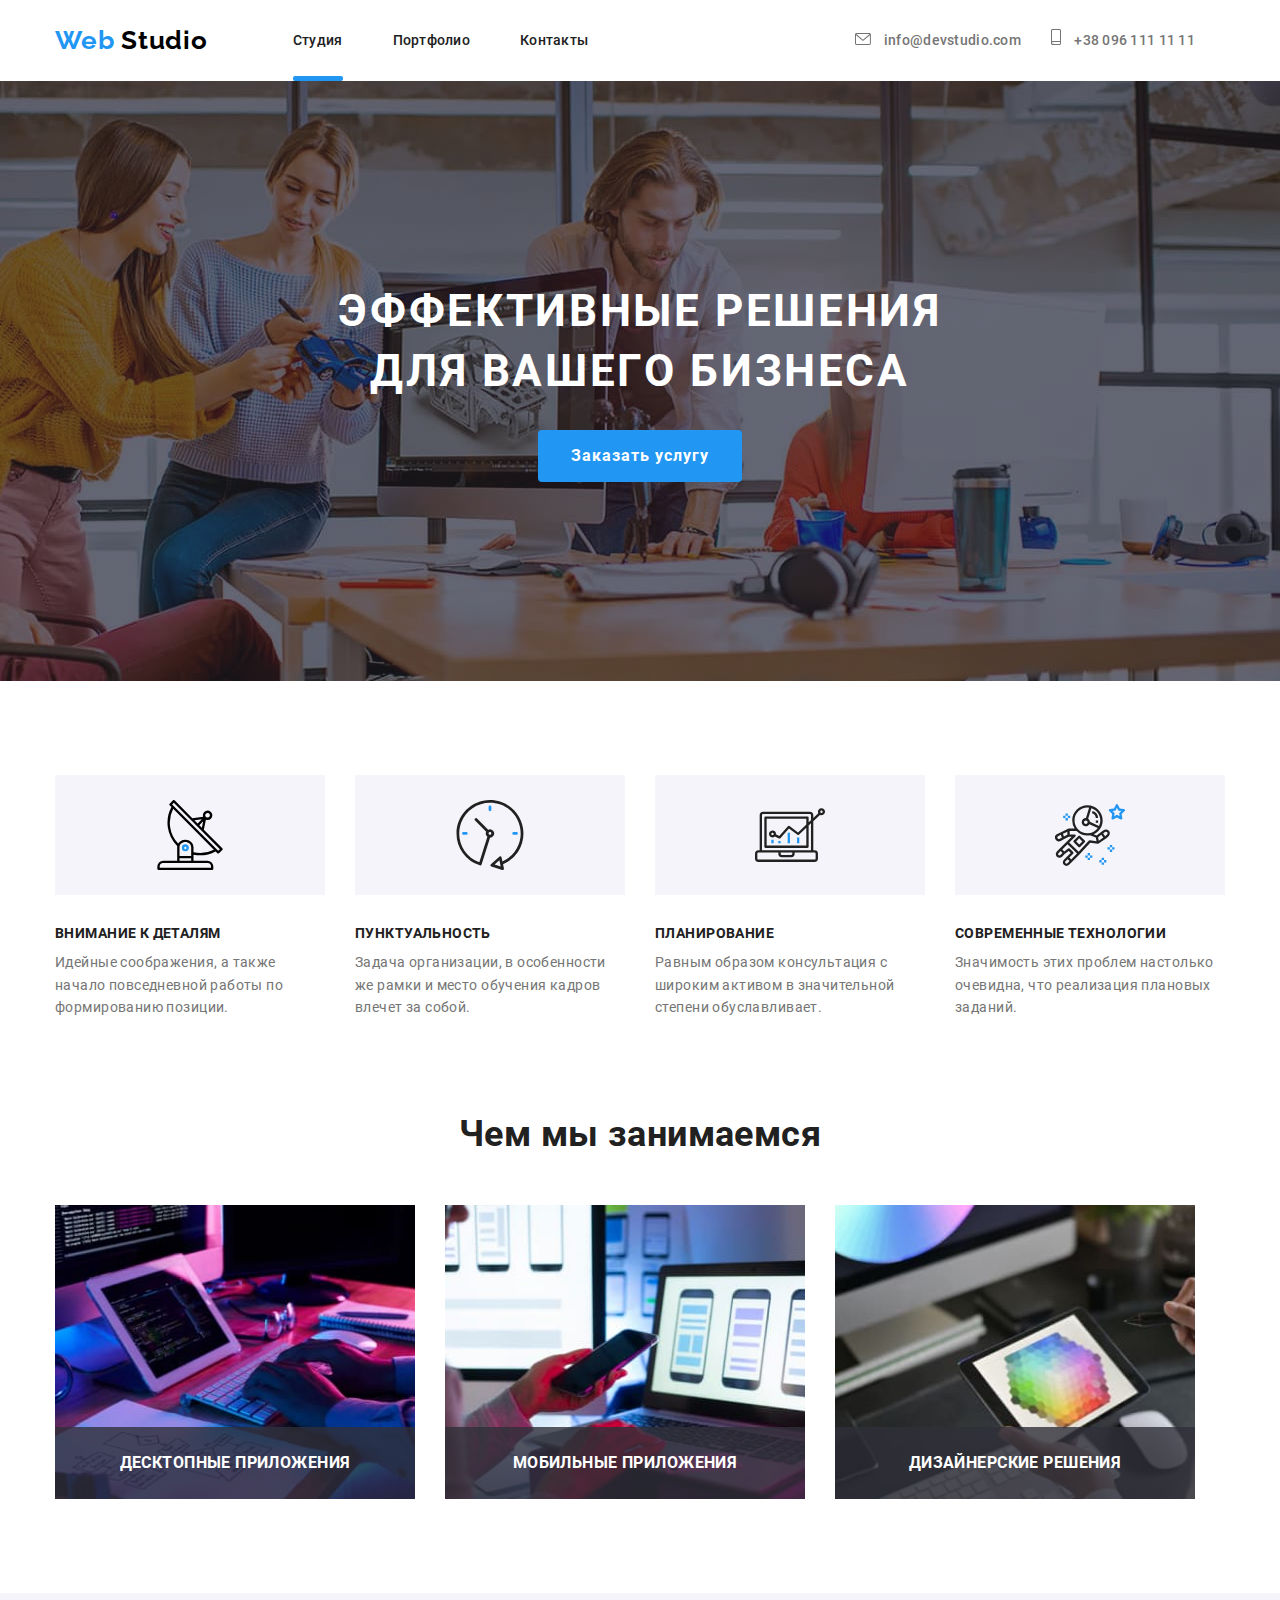
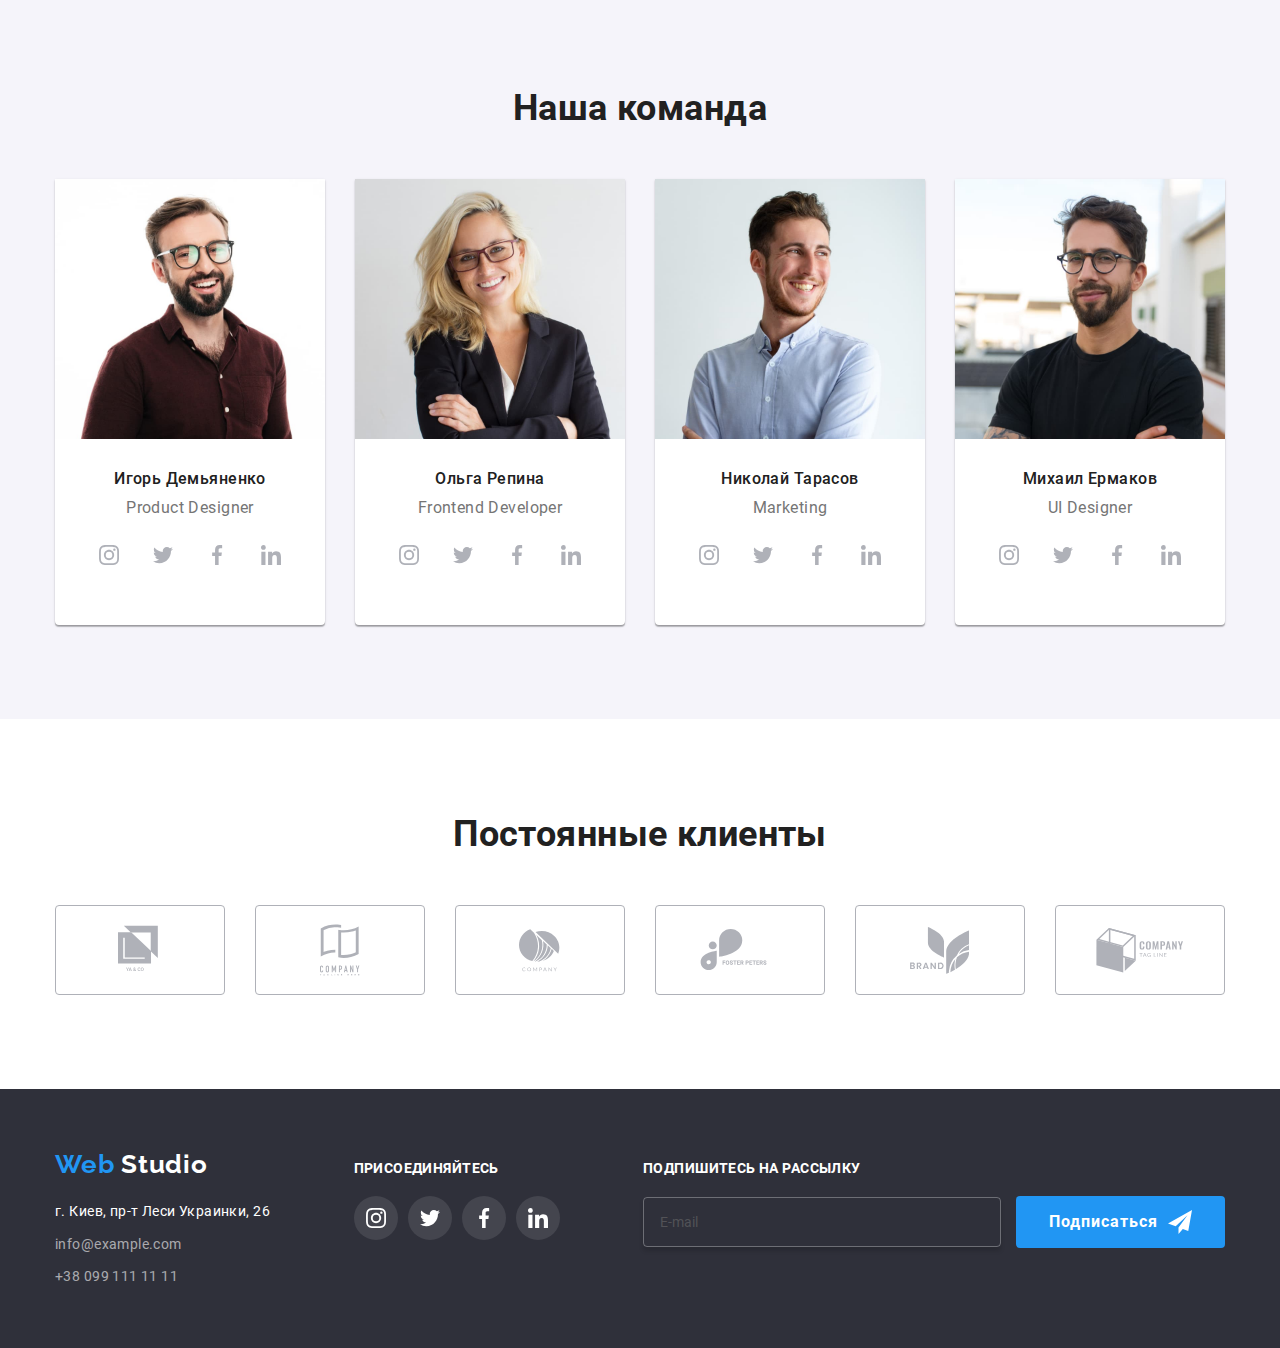
<file: index.html>
<!DOCTYPE html>
<html lang="ru">
  <head>
    <meta charset="UTF-8" />
    <meta name="viewport" content="width=device-width, initial-scale=1.0" />
    <title>Web Studio</title>
    <!-- <link
      href="https://fonts.googleapis.com/css2?family=Raleway:wght@700&family=Roboto:wght@400;500;700&display=swap"
      rel="stylesheet"
    />
    <link rel="stylesheet" href="./css/modern-normalize.css" /> -->
    <link rel="stylesheet" href="./css/main.min.css" />
  </head>
  <body>
    <header class="page-header">
      <div class="container flexbox">
        <nav class="navigation">
          <a href="index.html" class="logo"
            >Web <span class="logo-span-black">Studio</span></a
          >
          <ul class="unmark menu-list">
            <li class="menu-item">
              <a href="./index.html" class="menu-link menu-link-active"
                >Студия</a
              >
            </li>
            <li class="menu-item">
              <a href="./portfolio.html" class="menu-link">Портфолио</a>
            </li>
            <li class="menu-item"><a href="" class="menu-link">Контакты</a></li>
          </ul>
        </nav>
        <ul class="unmark menu-list">
          <li>
            <a
              href="mailto:info@devstudio.com"
              class="contacts-link mail-link-header"
            >
              <svg class="icon-header" width="16" height="12">
                <use href="./images/sprite.svg#icon-envelope-hover"></use>
              </svg>

              info@devstudio.com</a
            >
          </li>
          <li>
            <a href="tel:+380961111111" class="contacts-link mail-link-header">
              <svg class="icon-header" width="10" height="16">
                <use href="./images/sprite.svg#icon-smartphone-hover"></use>
              </svg>

              +38 096 111 11 11
            </a>
          </li>
        </ul>
      </div>
    </header>
    <main>
      <!-- Hero -->
      <section class="hero">
        <div class="container">
          <h1 class="page-title">
            Эффективные решения<br />для вашего бизнеса
          </h1>
          <button class="button-main" data-modal-open>Заказать услугу</button>
        </div>
      </section>
      <!-- Futures -->
      <section class="futures section-futures">
        <div class="container futures-list">
          <h2 hidden>Особенности</h2>
          <ul class="unmark futures-item">
            <li class="futures-list-item">
              <div class="futures-icon">
                <svg width="70" height="70">
                  <use href="./images/sprite.svg#icon-antenna-1"></use>
                </svg>
              </div>
              <h3 class="h3-title-features">Внимание к деталям</h3>
              <p class="p-title-features">
                Идейные соображения, а также начало повседневной работы по
                формированию позиции.
              </p>
            </li>
          </ul>
          <ul class="unmark futures-item">
            <li class="futures-list-item">
              <div class="futures-icon">
                <svg width="70" height="70">
                  <use href="./images/sprite.svg#icon-clock-1"></use>
                </svg>
              </div>
              <h3 class="h3-title-features">Пунктуальность</h3>
              <p class="p-title-features">
                Задача организации, в особенности же рамки и место обучения
                кадров влечет за собой.
              </p>
            </li>
          </ul>
          <ul class="unmark futures-item">
            <li class="futures-list-item">
              <div class="futures-icon">
                <svg width="70" height="70">
                  <use href="./images/sprite.svg#icon-diagram-1"></use>
                </svg>
              </div>
              <h3 class="h3-title-features">Планирование</h3>
              <p class="p-title-features">
                Равным образом консультация с широким активом в значительной
                степени обуславливает.
              </p>
            </li>
          </ul>
          <ul class="unmark futures-item">
            <li class="futures-list-item">
              <div class="futures-icon">
                <svg width="70" height="70">
                  <use href="./images/sprite.svg#icon-astronaut-1"></use>
                </svg>
              </div>
              <h3 class="h3-title-features">Современные технологии</h3>
              <p class="p-title-features">
                Значимость этих проблем настолько очевидна, что реализация
                плановых заданий.
              </p>
            </li>
          </ul>
        </div>
      </section>
      <!-- About us  -->
      <section class="section">
        <div class="container">
          <h2 class="h2-title">Чем мы занимаемся</h2>
          <ul class="unmark about-us-list">
            <li class="about-us-item">
              <img
                src="./images/img_box_01.jpg"
                width="370"
                height="294"
                alt="Десктопные приложения"
              />
              <h3 class="h3-title-working">Десктопные приложения</h3>
            </li>
            <li class="about-us-item">
              <img
                src="./images/img_box_02.jpg"
                width="370"
                height="294"
                alt="Мобильные приложения"
              />
              <h3 class="h3-title-working">Мобильные приложения</h3>
            </li>
            <li class="about-us-item">
              <img
                src="./images/img_box_03.jpg"
                width="370"
                height="294"
                alt="Дизайнерские решения"
              />
              <h3 class="h3-title-working">Дизайнерские решения</h3>
            </li>
          </ul>
        </div>
      </section>
      <!-- TEAM -->
      <section class="team-box section">
        <div class="container">
          <h2 class="h2-title">Наша команда</h2>
          <ul class="unmark team-list">
            <li class="team-item">
              <img
                src="./images/team_card_1.jpg"
                width="270"
                height="260"
                alt="Игорь Демьяненко"
              />
              <h3 class="h3-title-team">Игорь Демьяненко</h3>
              <p class="p-title-team">Product Designer</p>
              <ul class="unmark social-icons-list">
                <li class="social-icons-item">
                  <a
                    href="https://www.instagram.com/"
                    class="social-icons-link"
                    target="_blank"
                    rel="noopener noreferrer"
                    aria-label="Intagram"
                  >
                    <svg class="social-icon" width="20" height="20">
                      <use href="./images/sprite.svg#icon-team-instagram"></use>
                    </svg>
                  </a>
                </li>
                <li class="social-icons-item">
                  <a
                    href="https://www.twitter.com/"
                    class="social-icons-link"
                    target="_blank"
                    rel="noopener noreferrer"
                    aria-label="Twitter"
                  >
                    <svg class="social-icon" width="20" height="20">
                      <use href="./images/sprite.svg#icon-team-twitter"></use>
                    </svg>
                  </a>
                </li>
                <li class="social-icons-item">
                  <a
                    href="https://www.facebook.com/"
                    class="social-icons-link"
                    target="_blank"
                    rel="noopener noreferrer"
                    aria-label="Facebook"
                  >
                    <svg class="social-icon" width="20" height="20">
                      <use href="./images/sprite.svg#icon-team-facebook"></use>
                    </svg>
                  </a>
                </li>
                <li class="social-icons-item">
                  <a
                    href="https://www.linkedin.com/"
                    class="social-icons-link"
                    target="_blank"
                    rel="noopener noreferrer"
                    aria-label="Linkedin"
                  >
                    <svg class="social-icon" width="20" height="20">
                      <use href="./images/sprite.svg#icon-team-linkedin"></use>
                    </svg>
                  </a>
                </li>
              </ul>
            </li>
            <li class="team-item">
              <img
                src="./images/team_card_2.jpg"
                width="270"
                height="260"
                alt="Ольга Репина"
              />
              <h3 class="h3-title-team">Ольга Репина</h3>
              <p class="p-title-team">Frontend Developer</p>
              <ul class="unmark social-icons-list">
                <li class="social-icons-item">
                  <a
                    href="https://www.instagram.com/"
                    class="social-icons-link"
                    target="_blank"
                    rel="noopener noreferrer"
                    aria-label="Intagram"
                  >
                    <svg class="social-icon" width="20" height="20">
                      <use href="./images/sprite.svg#icon-team-instagram"></use>
                    </svg>
                  </a>
                </li>
                <li class="social-icons-item">
                  <a
                    href="https://www.twitter.com/"
                    class="social-icons-link"
                    target="_blank"
                    rel="noopener noreferrer"
                    aria-label="Twitter"
                  >
                    <svg class="social-icon" width="20" height="20">
                      <use href="./images/sprite.svg#icon-team-twitter"></use>
                    </svg>
                  </a>
                </li>
                <li class="social-icons-item">
                  <a
                    href="https://www.facebook.com/"
                    class="social-icons-link"
                    target="_blank"
                    rel="noopener noreferrer"
                    aria-label="Facebook"
                  >
                    <svg class="social-icon" width="20" height="20">
                      <use href="./images/sprite.svg#icon-team-facebook"></use>
                    </svg>
                  </a>
                </li>
                <li class="social-icons-item">
                  <a
                    href="https://www.linkedin.com/"
                    class="social-icons-link"
                    target="_blank"
                    rel="noopener noreferrer"
                    aria-label="Linkedin"
                  >
                    <svg class="social-icon" width="20" height="20">
                      <use href="./images/sprite.svg#icon-team-linkedin"></use>
                    </svg>
                  </a>
                </li>
              </ul>
            </li>
            <li class="team-item">
              <img
                src="./images/team_card_3.jpg"
                width="270"
                height="260"
                alt="Николай Тарасов"
              />
              <h3 class="h3-title-team">Николай Тарасов</h3>
              <p class="p-title-team">Marketing</p>
              <ul class="unmark social-icons-list">
                <li class="social-icons-item">
                  <a
                    href="https://www.instagram.com/"
                    class="social-icons-link"
                    target="_blank"
                    rel="noopener noreferrer"
                    aria-label="Intagram"
                  >
                    <svg class="social-icon" width="20" height="20">
                      <use href="./images/sprite.svg#icon-team-instagram"></use>
                    </svg>
                  </a>
                </li>
                <li class="social-icons-item">
                  <a
                    href="https://www.twitter.com/"
                    class="social-icons-link"
                    target="_blank"
                    rel="noopener noreferrer"
                    aria-label="Twitter"
                  >
                    <svg class="social-icon" width="20" height="20">
                      <use href="./images/sprite.svg#icon-team-twitter"></use>
                    </svg>
                  </a>
                </li>
                <li class="social-icons-item">
                  <a
                    href="https://www.facebook.com/"
                    class="social-icons-link"
                    target="_blank"
                    rel="noopener noreferrer"
                    aria-label="Facebook"
                  >
                    <svg class="social-icon" width="20" height="20">
                      <use href="./images/sprite.svg#icon-team-facebook"></use>
                    </svg>
                  </a>
                </li>
                <li class="social-icons-item">
                  <a
                    href="https://www.linkedin.com/"
                    class="social-icons-link"
                    target="_blank"
                    rel="noopener noreferrer"
                    aria-label="Linkedin"
                  >
                    <svg class="social-icon" width="20" height="20">
                      <use href="./images/sprite.svg#icon-team-linkedin"></use>
                    </svg>
                  </a>
                </li>
              </ul>
            </li>
            <li class="team-item">
              <img
                src="./images/team_card_4.jpg"
                width="270"
                height="260"
                alt="Михаил Ермаков"
              />
              <h3 class="h3-title-team">Михаил Ермаков</h3>
              <p class="p-title-team">UI Designer</p>
              <ul class="unmark social-icons-list">
                <li class="social-icons-item">
                  <a
                    href="https://www.instagram.com/"
                    class="social-icons-link"
                    target="_blank"
                    rel="noopener noreferrer"
                    aria-label="Intagram"
                  >
                    <svg class="social-icon" width="20" height="20">
                      <use href="./images/sprite.svg#icon-team-instagram"></use>
                    </svg>
                  </a>
                </li>
                <li class="social-icons-item">
                  <a
                    href="https://www.twitter.com/"
                    class="social-icons-link"
                    target="_blank"
                    rel="noopener noreferrer"
                    aria-label="Twitter"
                  >
                    <svg class="social-icon" width="20" height="20">
                      <use href="./images/sprite.svg#icon-team-twitter"></use>
                    </svg>
                  </a>
                </li>
                <li class="social-icons-item">
                  <a
                    href="https://www.facebook.com/"
                    class="social-icons-link"
                    target="_blank"
                    rel="noopener noreferrer"
                    aria-label="Facebook"
                  >
                    <svg class="social-icon" width="20" height="20">
                      <use href="./images/sprite.svg#icon-team-facebook"></use>
                    </svg>
                  </a>
                </li>
                <li class="social-icons-item">
                  <a
                    href="https://www.linkedin.com/"
                    class="social-icons-link"
                    target="_blank"
                    rel="noopener noreferrer"
                    aria-label="Linkedin"
                  >
                    <svg class="social-icon" width="20" height="20">
                      <use href="./images/sprite.svg#icon-team-linkedin"></use>
                    </svg>
                  </a>
                </li>
              </ul>
            </li>
          </ul>
        </div>
      </section>
      <!-- CLIENTS -->
      <section class="clients-box section">
        <div class="container">
          <h2 class="h2-title">Постоянные клиенты</h2>
          <ul class="unmark clients-list">
            <li class="clients-item">
              <a
                class="clients-link"
                href="#"
                target="_blank"
                rel="noopener noreferrer"
                aria-label="client-1"
              >
                <svg class="clients-icon" width="44" height="50">
                  <use href="./images/sprite.svg#icon-logo-1"></use>
                </svg>
              </a>
            </li>
            <li class="clients-item">
              <a
                class="clients-link"
                href="#"
                target="_blank"
                rel="noopener noreferrer"
                aria-label="client-1"
              >
                <svg class="clients-icon" width="40" height="52">
                  <use href="./images/sprite.svg#icon-logo-2"></use>
                </svg>
              </a>
            </li>
            <li class="clients-item">
              <a
                class="clients-link"
                href="#"
                target="_blank"
                rel="noopener noreferrer"
                aria-label="client-1"
              >
                <svg class="clients-icon" width="41" height="43">
                  <use href="./images/sprite.svg#icon-logo-3"></use>
                </svg>
              </a>
            </li>
            <li class="clients-item">
              <a
                class="clients-link"
                href="#"
                target="_blank"
                rel="noopener noreferrer"
                aria-label="client-1"
              >
                <svg class="clients-icon" width="80" height="42">
                  <use href="./images/sprite.svg#icon-logo-4"></use>
                </svg>
              </a>
            </li>
            <li class="clients-item">
              <a
                class="clients-link"
                href="#"
                target="_blank"
                rel="noopener noreferrer"
                aria-label="client-1"
              >
                <svg class="clients-icon" width="59" height="47">
                  <use href="./images/sprite.svg#icon-logo-5"></use>
                </svg>
              </a>
            </li>
            <li class="clients-item">
              <a
                class="clients-link"
                href="#"
                target="_blank"
                rel="noopener noreferrer"
                aria-label="client-1"
              >
                <svg class="clients-icon" width="88" height="45">
                  <use href="./images/sprite.svg#icon-logo-6"></use>
                </svg>
              </a>
            </li>
          </ul>
        </div>
      </section>
    </main>
    <!-- FOOTER -->
    <footer class="footer-bg">
      <div class="container footer-box">
        <!-- Секція футера 1 -->
        <div class="footer-item">
          <a href="index.html" class="logo logo-footer-position"
            >Web <span class="logo-span-white">Studio</span></a
          >
          <address class="address-list">
            <ul class="unmark">
              <li class="address-item">
                <a href="#" class="address-link-footer"
                  >г. Киев, пр-т Леси Украинки, 26</a
                >
              </li>
              <li class="address-item">
                <a href="mailto:info@example.com" class="contacts-link-footer"
                  >info@example.com</a
                >
              </li>
              <li class="address-item">
                <a href="tel:+380991111111" class="contacts-link-footer">
                  +38 099 111 11 11
                </a>
              </li>
            </ul>
          </address>
        </div>
        <!-- Секція футера 2 -->
        <div class="footer-item">
          <b class="b-footer">присоединяйтесь</b>
          <ul class="unmark social-icons-list-footer">
            <li class="social-icons-item-footer">
              <a
                href="https://www.instagram.com/"
                class="social-icons-link-footer"
                target="_blank"
                rel="noopener noreferrer"
                aria-label="Intagram"
              >
                <svg class="social-icon-footer" width="20" height="20">
                  <use href="./images/sprite.svg#icon-team-instagram"></use>
                </svg>
              </a>
            </li>
            <li class="social-icons-item-footer">
              <a
                href="https://www.twitter.com/"
                class="social-icons-link-footer"
                target="_blank"
                rel="noopener noreferrer"
                aria-label="Twitter"
              >
                <svg class="social-icon-footer" width="20" height="20">
                  <use href="./images/sprite.svg#icon-team-twitter"></use>
                </svg>
              </a>
            </li>
            <li class="social-icons-item-footer">
              <a
                href="https://www.facebook.com/"
                class="social-icons-link-footer"
                target="_blank"
                rel="noopener noreferrer"
                aria-label="Facebook"
              >
                <svg class="social-icon-footer" width="20" height="20">
                  <use href="./images/sprite.svg#icon-team-facebook"></use>
                </svg>
              </a>
            </li>
            <li class="social-icons-item-footer">
              <a
                href="https://www.linkedin.com/"
                class="social-icons-link-footer"
                target="_blank"
                rel="noopener noreferrer"
                aria-label="Linkedin"
              >
                <svg class="social-icon-footer" width="20" height="20">
                  <use href="./images/sprite.svg#icon-team-linkedin"></use>
                </svg>
              </a>
            </li>
          </ul>
        </div>
        <!-- Секція футера 3 -->
        <div class="footer-subscribe">
          <b class="b-footer">подпишитесь на рассылку</b>
          <form class="footer-subscribe-form" action="#">
            <input 
              class="footer-subscribe-input" 
              type="email" name="email-subscribe" placeholder="E-mail" />
            <button class="footer-subscribe-button">Подписаться</button>
          </form>
        </div>
      </div>
    </footer>
    <!-- Модальне вікно  -->
    <div class="backdrop is-hidden" data-modal>
      <div class="modal">
        <button class="close" data-modal-close>
          <svg class="close-icon" width="18" height="18">
            <use href="./images/sprite-2.svg#icon-close"></use>
          </svg>
        </button>
        <b class="modal-text">Оставьте свои данные, мы вам перезвоним</b>
        <form class="form" action="#" method="POST">
            <label class="form-label">Имя 
              <div class="form-box">
              <input class="form-input" type="text" name="user-name"> 
              <svg class="form-icon" width="18" height="18">
                <use href="./images/sprite-2.svg#icon-person"></use>
              </svg>
              </div>
            </label>
            <label class="form-label">Телефон
              <div class="form-box">
              <input class="form-input" type="tel" name="user-phone"> 
              <svg class="form-icon" width="18" height="18">
                <use href="./images/sprite-2.svg#icon-phone"></use>
              </svg>
              </div>
            </label>
            <label class="form-label">Почта
              <div class="form-box">
              <input class="form-input" type="email" name="user-email"> 
              <svg class="form-icon" width="18" height="18">
                <use href="./images/sprite-2.svg#icon-email"></use>
              </svg>
              </div>
            </label>
            <label class="form-label">Комментарий              
              <textarea class="comment" name="comment" placeholder="Введите текст"></textarea>      
            </label>

            <!-- Прийняття умов -->

            <label class="policy-label">
              <input type="checkbox" name="policy" class="checkbox-policy" />
              <span class="check-icon"></span>
              <span class="policy">Соглашаюсь с рассылкой и принимаю 
                <a href="#">Условия договора</a></span>
              

            </label>



            <div class="center-button">
              <button class="button-form" type="submit">Отправить</button>
            </div>
        </form>
      </div>
    </div>
    <script src="./js/modal.js"></script>
  </body>
</html>
</file>
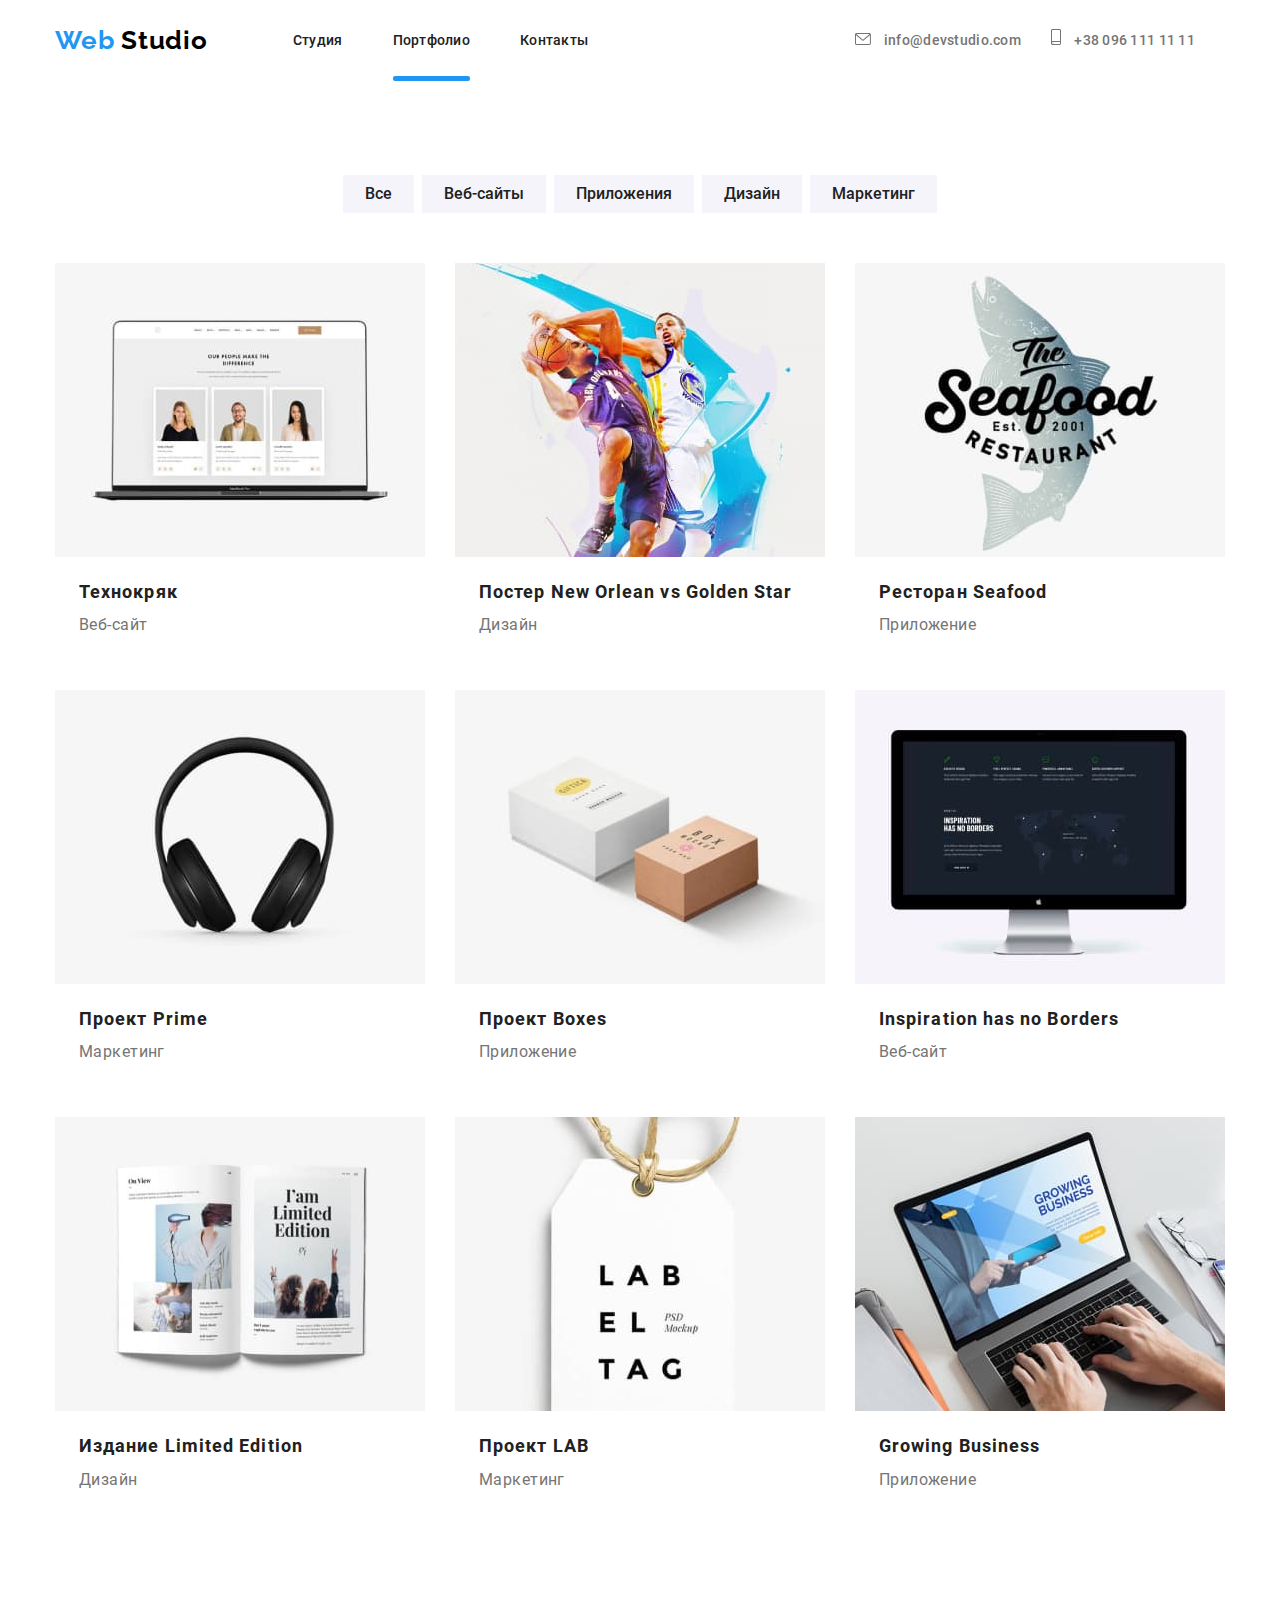
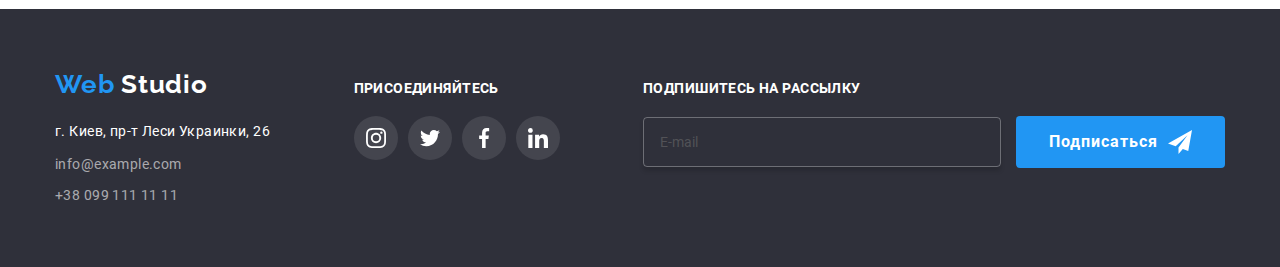
<file: portfolio.html>
<!DOCTYPE html>
<html lang="ru">
  <head>
    <meta charset="UTF-8" />
    <meta name="viewport" content="width=device-width, initial-scale=1.0" />
    <title>Portfolio</title>
    <!-- <link
      href="https://fonts.googleapis.com/css2?family=Raleway:wght@700&family=Roboto:wght@400;500;700&display=swap"
      rel="stylesheet"
    /> -->

    <link rel="stylesheet" href="./css/main.min.css" />
  </head>
  <body>
    <header class="page-header">
      <div class="container flexbox">
        <nav class="navigation">
          <a href="index.html" class="logo"
            >Web <span class="logo-span-black">Studio</span></a
          >
          <ul class="unmark menu-list">
            <li class="menu-item">
              <a href="./index.html" class="menu-link">Студия</a>
            </li>
            <li class="menu-item">
              <a href="./portfolio.html" class="menu-link menu-link-active"
                >Портфолио</a
              >
            </li>
            <li class="menu-item"><a href="" class="menu-link">Контакты</a></li>
          </ul>
        </nav>
        <ul class="unmark menu-list">
          <li>
            <a
              href="mailto:info@devstudio.com"
              class="contacts-link mail-link-header"
            >
              <svg class="icon-header" width="16" height="12">
                <use href="./images/sprite.svg#icon-envelope-hover"></use>
              </svg>

              info@devstudio.com</a
            >
          </li>
          <li>
            <a href="tel:+380961111111" class="contacts-link mail-link-header">
              <svg class="icon-header" width="10" height="16">
                <use href="./images/sprite.svg#icon-smartphone-hover"></use>
              </svg>

              +38 096 111 11 11
            </a>
          </li>
        </ul>
      </div>
    </header>
    <!-- PORTFOLIO -->
    <main>
      <section class="section">
        <h1 hidden>Проэкты</h1>
        <div class="container">
          <ul class="unmark portfolio-filter-list">
            <li class="portfolio-filter-item">
              <button type="button" class="button-portfolio">Все</button>
            </li>
            <li class="portfolio-filter-item">
              <button type="button" class="button-portfolio">Веб-сайты</button>
            </li>
            <li class="portfolio-filter-item">
              <button type="button" class="button-portfolio">Приложения</button>
            </li>
            <li class="portfolio-filter-item">
              <button type="button" class="button-portfolio">Дизайн</button>
            </li>
            <li class="portfolio-filter-item">
              <button type="button" class="button-portfolio">Маркетинг</button>
            </li>
          </ul>
          <ul class="unmark portfolio-list-work">
            <li class="portfolio-item-work">
              <a href="" class="portfolio-link">
                <div class="produkt-thumb">
                  <img
                    src="./images/potrfolio-img-01.jpg"
                    width="370"
                    height="294"
                    alt="Вэб-сайт Технокряк"
                  />
                  <div class="overlay">
                    <p class="p-portfolio-long">
                      Технокряк это современная площадка распространения
                      коронавируса. Компании используют эту платформу для
                      цифрового шпионажа и атак на защищённые сервера
                      конкурентов.
                    </p>
                  </div>
                </div>

                <div class="portfolio-descript">
                  <h2 class="h2-portfolio">Технокряк</h2>
                  <p class="p-portfolio-short">Веб-сайт</p>
                </div>
              </a>
            </li>
            <li class="portfolio-item-work">
              <a href="" class="portfolio-link">
                <div class="produkt-thumb">
                  <img
                    src="./images/potrfolio-img-02.jpg"
                    width="370"
                    height="294"
                    alt="Постер New Orlean vs Golden Star"
                  />
                  <div class="overlay">
                    <p class="p-portfolio-long">
                      Технокряк это современная площадка распространения
                      коронавируса. Компании используют эту платформу для
                      цифрового шпионажа и атак на защищённые сервера
                      конкурентов.
                    </p>
                  </div>
                </div>

                <div class="portfolio-descript">
                  <h2 class="h2-portfolio">Постер New Orlean vs Golden Star</h2>
                  <p class="p-portfolio-short">Дизайн</p>
                </div>
              </a>
            </li>
            <li class="portfolio-item-work">
              <a href="" class="portfolio-link">
                <div class="produkt-thumb">
                  <img
                    src="./images/potrfolio-img-03.jpg"
                    width="370"
                    height="294"
                    alt="Ресторан Seafood"
                  />
                  <div class="overlay">
                    <p class="p-portfolio-long">
                      Технокряк это современная площадка распространения
                      коронавируса. Компании используют эту платформу для
                      цифрового шпионажа и атак на защищённые сервера
                      конкурентов.
                    </p>
                  </div>
                </div>

                <div class="portfolio-descript">
                  <h2 class="h2-portfolio">Ресторан Seafood</h2>
                  <p class="p-portfolio-short">Приложение</p>
                </div>
              </a>
            </li>
            <li class="portfolio-item-work">
              <a href="" class="portfolio-link">
                <div class="produkt-thumb">
                  <img
                    src="./images/potrfolio-img-04.jpg"
                    width="370"
                    height="294"
                    alt="Проект Prime"
                  />
                  <div class="overlay">
                    <p class="p-portfolio-long">
                      Технокряк это современная площадка распространения
                      коронавируса. Компании используют эту платформу для
                      цифрового шпионажа и атак на защищённые сервера
                      конкурентов.
                    </p>
                  </div>
                </div>

                <div class="portfolio-descript">
                  <h2 class="h2-portfolio">Проект Prime</h2>
                  <p class="p-portfolio-short">Маркетинг</p>
                </div>
              </a>
            </li>
            <li class="portfolio-item-work">
              <a href="" class="portfolio-link">
                <div class="produkt-thumb">
                  <img
                    src="./images/potrfolio-img-05.jpg"
                    width="370"
                    height="294"
                    alt="Проект Boxes"
                  />
                  <div class="overlay">
                    <p class="p-portfolio-long">
                      Технокряк это современная площадка распространения
                      коронавируса. Компании используют эту платформу для
                      цифрового шпионажа и атак на защищённые сервера
                      конкурентов.
                    </p>
                  </div>
                </div>

                <div class="portfolio-descript">
                  <h2 class="h2-portfolio">Проект Boxes</h2>
                  <p class="p-portfolio-short">Приложение</p>
                </div>
              </a>
            </li>
            <li class="portfolio-item-work">
              <a href="" class="portfolio-link">
                <div class="produkt-thumb">
                  <img
                    src="./images/potrfolio-img-06.jpg"
                    width="370"
                    height="294"
                    alt="Inspiration has no Borders"
                  />
                  <div class="overlay">
                    <p class="p-portfolio-long">
                      Технокряк это современная площадка распространения
                      коронавируса. Компании используют эту платформу для
                      цифрового шпионажа и атак на защищённые сервера
                      конкурентов.
                    </p>
                  </div>
                </div>

                <div class="portfolio-descript">
                  <h2 class="h2-portfolio">Inspiration has no Borders</h2>
                  <p class="p-portfolio-short">Веб-сайт</p>
                </div>
              </a>
            </li>
            <li class="portfolio-item-work">
              <a href="" class="portfolio-link">
                <div class="produkt-thumb">
                  <img
                    src="./images/potrfolio-img-07.jpg"
                    width="370"
                    height="294"
                    alt="Издание Limited Edition"
                  />
                  <div class="overlay">
                    <p class="p-portfolio-long">
                      Технокряк это современная площадка распространения
                      коронавируса. Компании используют эту платформу для
                      цифрового шпионажа и атак на защищённые сервера
                      конкурентов.
                    </p>
                  </div>
                </div>

                <div class="portfolio-descript">
                  <h2 class="h2-portfolio">Издание Limited Edition</h2>
                  <p class="p-portfolio-short">Дизайн</p>
                </div>
              </a>
            </li>
            <li class="portfolio-item-work">
              <a href="" class="portfolio-link">
                <div class="produkt-thumb">
                  <img
                    src="./images/potrfolio-img-08.jpg"
                    width="370"
                    height="294"
                    alt="Проект LAB"
                  />
                  <div class="overlay">
                    <p class="p-portfolio-long">
                      Технокряк это современная площадка распространения
                      коронавируса. Компании используют эту платформу для
                      цифрового шпионажа и атак на защищённые сервера
                      конкурентов.
                    </p>
                  </div>
                </div>

                <div class="portfolio-descript">
                  <h2 class="h2-portfolio">Проект LAB</h2>
                  <p class="p-portfolio-short">Маркетинг</p>
                </div>
              </a>
            </li>
            <li class="portfolio-item-work">
              <a href="" class="portfolio-link">
                <div class="produkt-thumb">
                  <img
                    src="./images/potrfolio-img-09.jpg"
                    width="370"
                    height="294"
                    alt="Growing Business"
                  />
                  <div class="overlay">
                    <p class="p-portfolio-long">
                      Технокряк это современная площадка распространения
                      коронавируса. Компании используют эту платформу для
                      цифрового шпионажа и атак на защищённые сервера
                      конкурентов.
                    </p>
                  </div>
                </div>

                <div class="portfolio-descript">
                  <h2 class="h2-portfolio">Growing Business</h2>
                  <p class="p-portfolio-short">Приложение</p>
                </div>
              </a>
            </li>
          </ul>
        </div>
      </section>
    </main>
    <!-- FOOTER -->
    <footer class="footer-bg">
      <div class="container footer-box">
        <!-- Секція футера 1 -->
        <div class="footer-item">
          <a href="index.html" class="logo logo-footer-position"
            >Web <span class="logo-span-white">Studio</span></a
          >
          <address class="address-list">
            <ul class="unmark">
              <li class="address-item">
                <a href="#" class="address-link-footer"
                  >г. Киев, пр-т Леси Украинки, 26</a
                >
              </li>
              <li class="address-item">
                <a href="mailto:info@example.com" class="contacts-link-footer"
                  >info@example.com</a
                >
              </li>
              <li class="address-item">
                <a href="tel:+380991111111" class="contacts-link-footer">
                  +38 099 111 11 11
                </a>
              </li>
            </ul>
          </address>
        </div>
        <!-- Секція футера 2 -->
        <div class="footer-item">
          <b class="b-footer">присоединяйтесь</b>
          <ul class="unmark social-icons-list-footer">
            <li class="social-icons-item-footer">
              <a
                href="https://www.instagram.com/"
                class="social-icons-link-footer"
                target="_blank"
                rel="noopener noreferrer"
                aria-label="Intagram"
              >
                <svg class="social-icon-footer" width="20" height="20">
                  <use href="./images/sprite.svg#icon-team-instagram"></use>
                </svg>
              </a>
            </li>
            <li class="social-icons-item-footer">
              <a
                href="https://www.twitter.com/"
                class="social-icons-link-footer"
                target="_blank"
                rel="noopener noreferrer"
                aria-label="Twitter"
              >
                <svg class="social-icon-footer" width="20" height="20">
                  <use href="./images/sprite.svg#icon-team-twitter"></use>
                </svg>
              </a>
            </li>
            <li class="social-icons-item-footer">
              <a
                href="https://www.facebook.com/"
                class="social-icons-link-footer"
                target="_blank"
                rel="noopener noreferrer"
                aria-label="Facebook"
              >
                <svg class="social-icon-footer" width="20" height="20">
                  <use href="./images/sprite.svg#icon-team-facebook"></use>
                </svg>
              </a>
            </li>
            <li class="social-icons-item-footer">
              <a
                href="https://www.linkedin.com/"
                class="social-icons-link-footer"
                target="_blank"
                rel="noopener noreferrer"
                aria-label="Linkedin"
              >
                <svg class="social-icon-footer" width="20" height="20">
                  <use href="./images/sprite.svg#icon-team-linkedin"></use>
                </svg>
              </a>
            </li>
          </ul>
        </div>
        <!-- Секція футера 3 -->
        <div class="footer-subscribe">
          <b class="b-footer">подпишитесь на рассылку</b>
          <form class="footer-subscribe-form" action="#">
            <input
              class="footer-subscribe-input"
              type="email"
              name="email-subscribe"
              placeholder="E-mail"
            />
            <button class="footer-subscribe-button">Подписаться</button>
          </form>
        </div>
      </div>
    </footer>
  </body>
</html>
</file>
<file: css/main.min.css>
/*! modern-normalize v0.7.0 | MIT License | https://github.com/sindresorhus/modern-normalize */*,*::before,*::after{-webkit-box-sizing:border-box;box-sizing:border-box}:root{-moz-tab-size:4;-o-tab-size:4;tab-size:4}html{line-height:1.15;-webkit-text-size-adjust:100%}body{margin:0}body{font-family:system-ui,-apple-system,"Segoe UI",Roboto,Helvetica,Arial,sans-serif,"Apple Color Emoji","Segoe UI Emoji"}hr{height:0}abbr[title]{-webkit-text-decoration:underline dotted;text-decoration:underline dotted}b,strong{font-weight:bolder}code,kbd,samp,pre{font-family:ui-monospace, SFMono-Regular, Consolas, 'Liberation Mono', Menlo, monospace;font-size:1em}small{font-size:80%}sub,sup{font-size:75%;line-height:0;position:relative;vertical-align:baseline}sub{bottom:-0.25em}sup{top:-0.5em}button,input,optgroup,select,textarea{font-family:inherit;font-size:100%;line-height:1.15;margin:0}button,select{text-transform:none}button,[type='button'],[type='reset'],[type='submit']{-webkit-appearance:button}button::-moz-focus-inner,[type='button']::-moz-focus-inner,[type='reset']::-moz-focus-inner,[type='submit']::-moz-focus-inner{border-style:none;padding:0}button:-moz-focusring,[type='button']:-moz-focusring,[type='reset']:-moz-focusring,[type='submit']:-moz-focusring{outline:1px dotted ButtonText}legend{padding:0}progress{vertical-align:baseline}[type='number']::-webkit-inner-spin-button,[type='number']::-webkit-outer-spin-button{height:auto}[type='search']{-webkit-appearance:textfield;outline-offset:-2px}[type='search']::-webkit-search-decoration{-webkit-appearance:none}::-webkit-file-upload-button{-webkit-appearance:button;font:inherit}summary{display:list-item}@font-face{font-family:'Roboto';font-style:normal;font-weight:400;src:local("Roboto"),local("Roboto-Regular"),url("../fonts/roboto-v20-latin_cyrillic-regular.woff2") format("woff2"),url("../fonts/roboto-v20-latin_cyrillic-regular.woff") format("woff")}@font-face{font-family:'Roboto';font-style:normal;font-weight:500;src:local("Roboto Medium"),local("Roboto-Medium"),url("../fonts/roboto-v20-latin_cyrillic-500.woff2") format("woff2"),url("../fonts/roboto-v20-latin_cyrillic-500.woff") format("woff")}@font-face{font-family:'Roboto';font-style:normal;font-weight:700;src:local("Roboto Bold"),local("Roboto-Bold"),url("../fonts/roboto-v20-latin_cyrillic-700.woff2") format("woff2"),url("../fonts/roboto-v20-latin_cyrillic-700.woff") format("woff")}@font-face{font-family:'Raleway';font-style:normal;font-weight:400;src:local(""),url("../fonts/raleway-v17-latin_cyrillic-regular.woff2") format("woff2"),url("../fonts/raleway-v17-latin_cyrillic-regular.woff") format("woff")}@font-face{font-family:'Raleway';font-style:normal;font-weight:700;src:local(""),url("../fonts/raleway-v17-latin_cyrillic-700.woff2") format("woff2"),url("../fonts/raleway-v17-latin_cyrillic-700.woff") format("woff")}body{font-family:"Roboto", sans-serif;font-style:normal;font-weight:normal;font-size:14px;line-height:1.625;letter-spacing:0.03em;color:#757575;background:#fff}.container{width:1200px;padding-left:15px;padding-right:15px;margin-left:auto;margin-right:auto}img{display:block;max-width:100%}.unmark{list-style:none;padding:0;margin:0}.flexbox{display:-webkit-box;display:-ms-flexbox;display:flex;-webkit-box-pack:end;-ms-flex-pack:end;justify-content:flex-end;-webkit-box-align:center;-ms-flex-align:center;align-items:center}.section{padding-top:94px;padding-bottom:94px}.button-main{font-weight:bold;font-size:16px;line-height:1.875;display:inline-block;-webkit-box-align:center;-ms-flex-align:center;align-items:center;text-align:center;letter-spacing:0.06em;color:#fff;background:#2196f3;border:1px solid transparent;border-radius:4px;min-width:200px;padding:10px 32px;-webkit-transition:background-color 250ms cubic-bezier(0.4, 0, 0.2, 1),color 250ms cubic-bezier(0.4, 0, 0.2, 1);transition:background-color 250ms cubic-bezier(0.4, 0, 0.2, 1),color 250ms cubic-bezier(0.4, 0, 0.2, 1)}.button-main:hover,.button-main:focus{background:#fff;color:#2196f3}.button-portfolio{padding:6px 22px;font-weight:500;font-size:16px;line-height:1.625;text-align:center;color:#212121;background-color:#f5f4fa;border:none;-webkit-transition:background-color 250ms cubic-bezier(0.4, 0, 0.2, 1),color 250ms cubic-bezier(0.4, 0, 0.2, 1);transition:background-color 250ms cubic-bezier(0.4, 0, 0.2, 1),color 250ms cubic-bezier(0.4, 0, 0.2, 1)}.button-portfolio:hover,.button-portfolio:focus{color:#fff;background-color:#2196f3}.footer-subscribe-button{font-weight:bold;font-size:16px;line-height:1.875;display:-webkit-inline-box;display:-ms-inline-flexbox;display:inline-flex;-webkit-box-align:center;-ms-flex-align:center;align-items:center;text-align:center;letter-spacing:0.06em;color:#fff;background:#2196f3;border:1px solid transparent;border-radius:4px;min-width:200px;padding:10px 32px;-webkit-transition:background-color 250ms cubic-bezier(0.4, 0, 0.2, 1),color 250ms cubic-bezier(0.4, 0, 0.2, 1);transition:background-color 250ms cubic-bezier(0.4, 0, 0.2, 1),color 250ms cubic-bezier(0.4, 0, 0.2, 1)}.footer-subscribe-button::after{content:"";display:inline-block;margin-left:10px;width:24px;height:24px;background-image:url(../images/icon-send.svg)}button.close{position:absolute;top:8px;right:8px;width:30px;height:30px;background-color:#fff;border:1px solid rgba(0,0,0,0.1);border-radius:50%;display:-webkit-inline-box;display:-ms-inline-flexbox;display:inline-flex;-webkit-box-pack:center;-ms-flex-pack:center;justify-content:center;-webkit-box-align:center;-ms-flex-align:center;align-items:center;cursor:pointer}button.close:hover .close-icon,button.close:focus .close-icon{fill:#2196f3}.button-form{font-weight:bold;font-size:16px;line-height:1.875;display:inline-block;-webkit-box-align:center;-ms-flex-align:center;align-items:center;text-align:center;letter-spacing:0.06em;color:#fff;background:#2196f3;border:1px solid transparent;border-radius:4px;min-width:200px;padding:10px;-webkit-box-shadow:0px 4px 4px rgba(0,0,0,0.15);box-shadow:0px 4px 4px rgba(0,0,0,0.15)}.center-button{text-align:center}.logo{font-family:"Raleway", sans-serif;font-style:normal;font-weight:bold;font-size:26px;line-height:1.192;letter-spacing:0.03em;color:#2196f3;text-decoration:none}.logo-span-black{color:#000000;margin-right:85px}.logo-span-white{color:#fff}.logo-footer-position{display:block;margin-bottom:20px}.navigation{display:-webkit-box;display:-ms-flexbox;display:flex;-webkit-box-align:center;-ms-flex-align:center;align-items:center;margin-right:auto}.menu-list{display:-webkit-box;display:-ms-flexbox;display:flex}.menu-item:not(:last-child){margin-right:50px}.menu-link{font-weight:500;line-height:1.143;letter-spacing:0.02em;color:#212121;text-decoration:none;-webkit-transition:color 250ms cubic-bezier(0.4, 0, 0.2, 1);transition:color 250ms cubic-bezier(0.4, 0, 0.2, 1)}.menu-link:hover,.menu-link:focus{color:#2196f3}.menu-link-active{position:relative}.menu-link-active::after{content:"";display:block;width:100%;height:5px;background-color:#2196f3;border-radius:2px;position:absolute;left:0;bottom:0;top:44px}.social-icons-list{display:-webkit-box;display:-ms-flexbox;display:flex;padding-bottom:24px;-webkit-box-pack:center;-ms-flex-pack:center;justify-content:center}.social-icons-item:not(:last-child){margin-right:10px}.social-icons-link{display:-webkit-inline-box;display:-ms-inline-flexbox;display:inline-flex;-webkit-box-align:center;-ms-flex-align:center;align-items:center;-webkit-box-pack:center;-ms-flex-pack:center;justify-content:center;border-radius:50%;width:44px;height:44px;-webkit-transition:background-color 250ms cubic-bezier(0.4, 0, 0.2, 1),fill 250ms cubic-bezier(0.4, 0, 0.2, 1);transition:background-color 250ms cubic-bezier(0.4, 0, 0.2, 1),fill 250ms cubic-bezier(0.4, 0, 0.2, 1)}.social-icons-link:hover,.social-icons-link:focus{background-color:#2196f3}.social-icons-link:hover .social-icon,.social-icons-link:focus .social-icon{fill:#fff}.social-icon{fill:#afb1b8}.social-list{display:-webkit-box;display:-ms-flexbox;display:flex;padding-bottom:24px;-webkit-box-pack:center;-ms-flex-pack:center;justify-content:center}.social-item:not(:last-child){margin-right:10px}.social-icons-list-footer{display:-webkit-box;display:-ms-flexbox;display:flex;padding-bottom:24px;-webkit-box-pack:center;-ms-flex-pack:center;justify-content:center}.social-icons-item-footer:not(:last-child){margin-right:10px}.social-icons-link-footer{display:-webkit-inline-box;display:-ms-inline-flexbox;display:inline-flex;-webkit-box-align:center;-ms-flex-align:center;align-items:center;-webkit-box-pack:center;-ms-flex-pack:center;justify-content:center;border-radius:50%;width:44px;height:44px;background:rgba(255,255,255,0.1);-webkit-transition:fill 250ms cubic-bezier(0.4, 0, 0.2, 1);transition:fill 250ms cubic-bezier(0.4, 0, 0.2, 1);-webkit-transition:background-color 250ms cubic-bezier(0.4, 0, 0.2, 1);transition:background-color 250ms cubic-bezier(0.4, 0, 0.2, 1)}.social-icons-link-footer:hover,.social-icons-link-footer:focus{background-color:#2196f3}.social-icons-link-footer:hover .social-icon,.social-icons-link-footer:focus .social-icon{fill:#fff}.social-icon-footer{fill:#fff}.social-list-footer{display:-webkit-box;display:-ms-flexbox;display:flex}.social-item-footer:not(:last-child){margin-right:10px}.backdrop{position:fixed;top:0;left:0;width:100%;height:100%;background-color:rgba(0,0,0,0.2);opacity:1;-webkit-transition:opacity 250ms cubic-bezier(0.4, 0, 0.2, 1);transition:opacity 250ms cubic-bezier(0.4, 0, 0.2, 1)}.backdrop.is-hidden{opacity:0;pointer-events:none}.backdrop.is-hidden .modal{-webkit-transform:translate(-50%, -50%) scale(0.1);transform:translate(-50%, -50%) scale(0.1)}.overlay{position:absolute;top:0;left:0;-webkit-transform:translateY(100%);transform:translateY(100%);-webkit-transition:-webkit-transform 250ms cubic-bezier(0.4, 0, 0.2, 1);transition:-webkit-transform 250ms cubic-bezier(0.4, 0, 0.2, 1);transition:transform 250ms cubic-bezier(0.4, 0, 0.2, 1);transition:transform 250ms cubic-bezier(0.4, 0, 0.2, 1), -webkit-transform 250ms cubic-bezier(0.4, 0, 0.2, 1)}.close-icon{-webkit-transition:fill 250ms cubic-bezier(0.4, 0, 0.2, 1);transition:fill 250ms cubic-bezier(0.4, 0, 0.2, 1)}.modal{padding:40px;position:absolute;width:528px;height:581px;background-color:white;top:50%;left:50%;-webkit-transform:translate(-50%, -50%) scale(1);transform:translate(-50%, -50%) scale(1);-webkit-box-shadow:0px 1px 3px rgba(0,0,0,0.12),0px 1px 1px rgba(0,0,0,0.14),0px 2px 1px rgba(0,0,0,0.2);box-shadow:0px 1px 3px rgba(0,0,0,0.12),0px 1px 1px rgba(0,0,0,0.14),0px 2px 1px rgba(0,0,0,0.2);border-radius:4px;-webkit-transition:-webkit-transform 250ms cubic-bezier(0.4, 0, 0.2, 1);transition:-webkit-transform 250ms cubic-bezier(0.4, 0, 0.2, 1);transition:transform 250ms cubic-bezier(0.4, 0, 0.2, 1);transition:transform 250ms cubic-bezier(0.4, 0, 0.2, 1), -webkit-transform 250ms cubic-bezier(0.4, 0, 0.2, 1)}.form{position:relative;display:block;margin-bottom:10px;font-weight:400;font-size:12px;line-height:1.167;letter-spacing:0.01em}.modal-text{display:block;margin-bottom:30px;text-align:center;font-weight:700;font-size:20px;line-height:1.15;letter-spacing:0.03em;color:#212121}.form-box{position:relative;margin-top:4px}.form-label{margin-bottom:10px;display:block;font-weight:400;font-size:12px;line-height:1.167;letter-spacing:0.01em}.form-input,.comment{padding-left:42px;width:100%;height:40px;border:1px solid rgba(33,33,33,0.2);border-radius:4px;outline:none}.form-input:focus,.comment:focus{outline:none;border-color:#2196f3}.form-input:focus+.form-icon{fill:#2196f3}.form-icon{position:absolute;top:50%;left:12px;-webkit-transform:translateY(-50%);transform:translateY(-50%)}.comment{resize:none;width:100%;height:120px;margin-top:4px;padding:12px 16px}::-webkit-input-placeholder{color:rgba(117,117,117,0.5)}:-ms-input-placeholder{color:rgba(117,117,117,0.5)}::-ms-input-placeholder{color:rgba(117,117,117,0.5)}::placeholder{color:rgba(117,117,117,0.5)}.policy-label{display:-webkit-box;display:-ms-flexbox;display:flex;-webkit-box-pack:center;-ms-flex-pack:center;justify-content:center;-webkit-box-align:center;-ms-flex-align:center;align-items:center;margin-top:20px;margin-bottom:30px}.check-icon{display:inline-block;width:16px;height:15px;margin-right:7px;border:2px solid #151515;border-radius:2px;-webkit-transition:background-color 250ms cubic-bezier(0.4, 0, 0.2, 1);transition:background-color 250ms cubic-bezier(0.4, 0, 0.2, 1)}.checkbox-policy{-webkit-appearance:none;-moz-appearance:none;appearance:none}.checkbox-policy:checked+.check-icon{border-color:#2196f3;background-color:#2196f3;background-image:url(../images/icon-check.svg);background-size:contain;background-origin:border-box}.policy{font-weight:400;font-size:14px;line-height:1.714;letter-spacing:0.03em}.hero{display:-webkit-box;display:-ms-flexbox;display:flex;text-align:center;padding-top:200px;padding-bottom:200px;background:#2f303a;background-image:-webkit-gradient(linear, left top, left bottom, from(rgba(47,48,58,0.4)), to(rgba(47,48,58,0.4))),url(../images/img-hero-background.jpg);background-image:linear-gradient(rgba(47,48,58,0.4), rgba(47,48,58,0.4)),url(../images/img-hero-background.jpg);max-width:1600px;height:600px;background-repeat:no-repeat;background-position:top left, top right, center;margin-left:auto;margin-right:auto}.page-title{margin-top:0;margin-bottom:30;font-weight:900;font-size:44px;line-height:1.364;text-align:center;letter-spacing:0.06em;text-transform:uppercase;color:#fff}.page-header{padding:25px 0}.contacts-link{font-weight:500;font-size:14px;line-height:1.143;letter-spacing:0.02em;color:#757575;text-decoration:none;-webkit-transition:color 250ms cubic-bezier(0.4, 0, 0.2, 1);transition:color 250ms cubic-bezier(0.4, 0, 0.2, 1)}.contacts-link:hover,.contacts-link:focus{color:#2196f3}.mail-link-header{margin-right:30px}.icon-header{-webkit-box-align:end;-ms-flex-align:end;align-items:flex-end;margin-right:10px;fill:currentColor}.section-futures{padding-top:94px;padding-bottom:0}.h2-title{margin-top:0;margin-bottom:50px;font-weight:bold;font-size:36px;line-height:1.167;text-align:center;color:#212121}.h3-title-features{margin-top:30px;margin-bottom:10px;font-size:14px;font-weight:bold;line-height:1.143;text-transform:uppercase;color:#212121}.p-title-features{margin-top:0;margin-bottom:0}.futures-list{display:-webkit-box;display:-ms-flexbox;display:flex}.futures-item{width:calc((100% - 30px * 3) / 4);margin-right:30px}.futures-icon{height:120px;background-color:#f5f4fa;padding:25px 100px}.about-us-list{display:-webkit-box;display:-ms-flexbox;display:flex}.about-us-item{width:calc((100% - 30px * 2) / 3);margin-right:30px;position:relative}.h3-title-working{margin-top:0;margin-bottom:0;padding-top:27px;padding-bottom:27px;font-weight:700;line-height:1.143;text-align:center;text-transform:uppercase;color:#fff;position:absolute;bottom:0;background-color:rgba(47,48,58,0.8);width:100%}.h3-title-team{margin-top:30px;margin-bottom:10px;font-weight:500;font-size:16px;line-height:1.188;text-align:center;color:#212121}.team-box{background:#f5f4fa}.p-title-team{margin-top:0;margin-bottom:16px;font-size:16px;line-height:1.188;text-align:center}.team-list{display:-webkit-box;display:-ms-flexbox;display:flex;-ms-flex-wrap:wrap;flex-wrap:wrap}.team-item{width:calc((100% - 30px * 3) / 4);margin-right:30px;padding-bottom:24px;background-color:#fff;-webkit-box-shadow:0px 1px 3px rgba(0,0,0,0.12),0px 1px 1px rgba(0,0,0,0.14),0px 2px 1px rgba(0,0,0,0.2);box-shadow:0px 1px 3px rgba(0,0,0,0.12),0px 1px 1px rgba(0,0,0,0.14),0px 2px 1px rgba(0,0,0,0.2);border-radius:0px 0px 4px 4px}.team-item:nth-child(4n){margin-right:0}.clients-list{display:-webkit-box;display:-ms-flexbox;display:flex;-ms-flex-wrap:wrap;flex-wrap:wrap}.clients-item{width:calc((100% - 30px * 5) / 6);margin-right:30px}.clients-item:nth-child(6n){margin-right:0}.clients-link{display:-webkit-inline-box;display:-ms-inline-flexbox;display:inline-flex;-webkit-box-pack:center;-ms-flex-pack:center;justify-content:center;-webkit-box-align:center;-ms-flex-align:center;align-items:center;width:170px;height:90px;border:1px solid #afb1b8;border-radius:4px;-webkit-transition:border 250ms cubic-bezier(0.4, 0, 0.2, 1);transition:border 250ms cubic-bezier(0.4, 0, 0.2, 1)}.clients-link:hover,.clients-link:focus{border:1px solid #2196f3}.clients-link:hover .clients-icon,.clients-link:focus .clients-icon{fill:#2196f3}.clients-icon{fill:#afb1b8;-webkit-transition:fill 250ms cubic-bezier(0.4, 0, 0.2, 1);transition:fill 250ms cubic-bezier(0.4, 0, 0.2, 1)}.b-footer{display:block;margin-bottom:20px;font-weight:bold;font-size:14px;line-height:1.143;letter-spacing:0.03em;text-transform:uppercase;color:#fff}.footer-bg{background:#2f303a}.footer-box{display:-webkit-box;display:-ms-flexbox;display:flex;-webkit-box-pack:justify;-ms-flex-pack:justify;justify-content:space-between;-webkit-box-align:baseline;-ms-flex-align:baseline;align-items:baseline;padding-top:60px;padding-bottom:60px}.footer-subscribe-input{width:358px;height:50px;padding-left:16px;margin-right:12px;border:1px solid rgba(255,255,255,0.3);-webkit-box-shadow:0px 4px 4px rgba(0,0,0,0.15);box-shadow:0px 4px 4px rgba(0,0,0,0.15);border-radius:4px;background-color:inherit;-webkit-transition:border-color 250ms cubic-bezier(0.4, 0, 0.2, 1);transition:border-color 250ms cubic-bezier(0.4, 0, 0.2, 1)}.footer-subscribe-input:focus{outline:none;color:#fff;border-color:#fff}.address-list{font-style:normal}.address-item:not(:last-child){margin-bottom:9px}.contacts-link-footer{line-height:1, 714;color:rgba(255,255,255,0.6);text-decoration:none;-webkit-transition:color 250ms cubic-bezier(0.4, 0, 0.2, 1);transition:color 250ms cubic-bezier(0.4, 0, 0.2, 1)}.contacts-link-footer:hover,.contacts-link-footer:focus{color:#2196f3}.address-link-footer{line-height:1.714;color:#fff;text-decoration:none;-webkit-transition:color 250ms cubic-bezier(0.4, 0, 0.2, 1);transition:color 250ms cubic-bezier(0.4, 0, 0.2, 1)}.address-link-footer:hover,.address-link-footer:focus{color:#2196f3}.h2-portfolio{margin-top:0;margin-bottom:4px;font-weight:bold;font-size:18px;line-height:2x;letter-spacing:0.06em;color:#212121}.p-portfolio-short{margin-top:0;margin-bottom:0;font-size:16px;line-height:1.875;color:#757575}.p-portfolio-long{font-weight:400;font-size:18px;line-height:1.556;color:#fff;margin:0;letter-spacing:0.03em;padding:65px 24px;background-color:rgba(33,150,243,0.9)}.portfolio-link{text-decoration:none}.portfolio-link:hover,.portfolio-link:focus{color:#2196f3}.portfolio-link:hover .overlay,.portfolio-link:focus .overlay{-webkit-transform:translateY(0);transform:translateY(0)}.produkt-thumb{position:relative;overflow:hidden}.portfolio-list-work{display:-webkit-box;display:-ms-flexbox;display:flex;-ms-flex-wrap:wrap;flex-wrap:wrap}.portfolio-item-work{width:calc((100% - 30px * 2) / 3);margin-right:30px;margin-bottom:30px}.portfolio-item-work:nth-child(3n){margin-right:0}.portfolio-item-work:nth-last-child(-n+3){margin-bottom:0}.portfolio-item-work:hover,.portfolio-item-work:focus{-webkit-box-shadow:0px 1px 1px rgba(0,0,0,0.12),0px 4px 4px rgba(0,0,0,0.06),1px 4px 6px rgba(0,0,0,0.16);box-shadow:0px 1px 1px rgba(0,0,0,0.12),0px 4px 4px rgba(0,0,0,0.06),1px 4px 6px rgba(0,0,0,0.16)}.portfolio-descript{padding-top:20px;padding-bottom:20px;padding-left:24px;padding-right:24px}.portfolio-filter-list{display:-webkit-box;display:-ms-flexbox;display:flex;-webkit-box-pack:center;-ms-flex-pack:center;justify-content:center;margin-bottom:50px}.portfolio-filter-item:not(:last-child){margin-right:8px}
/*# sourceMappingURL=main.min.css.map */
</file>
